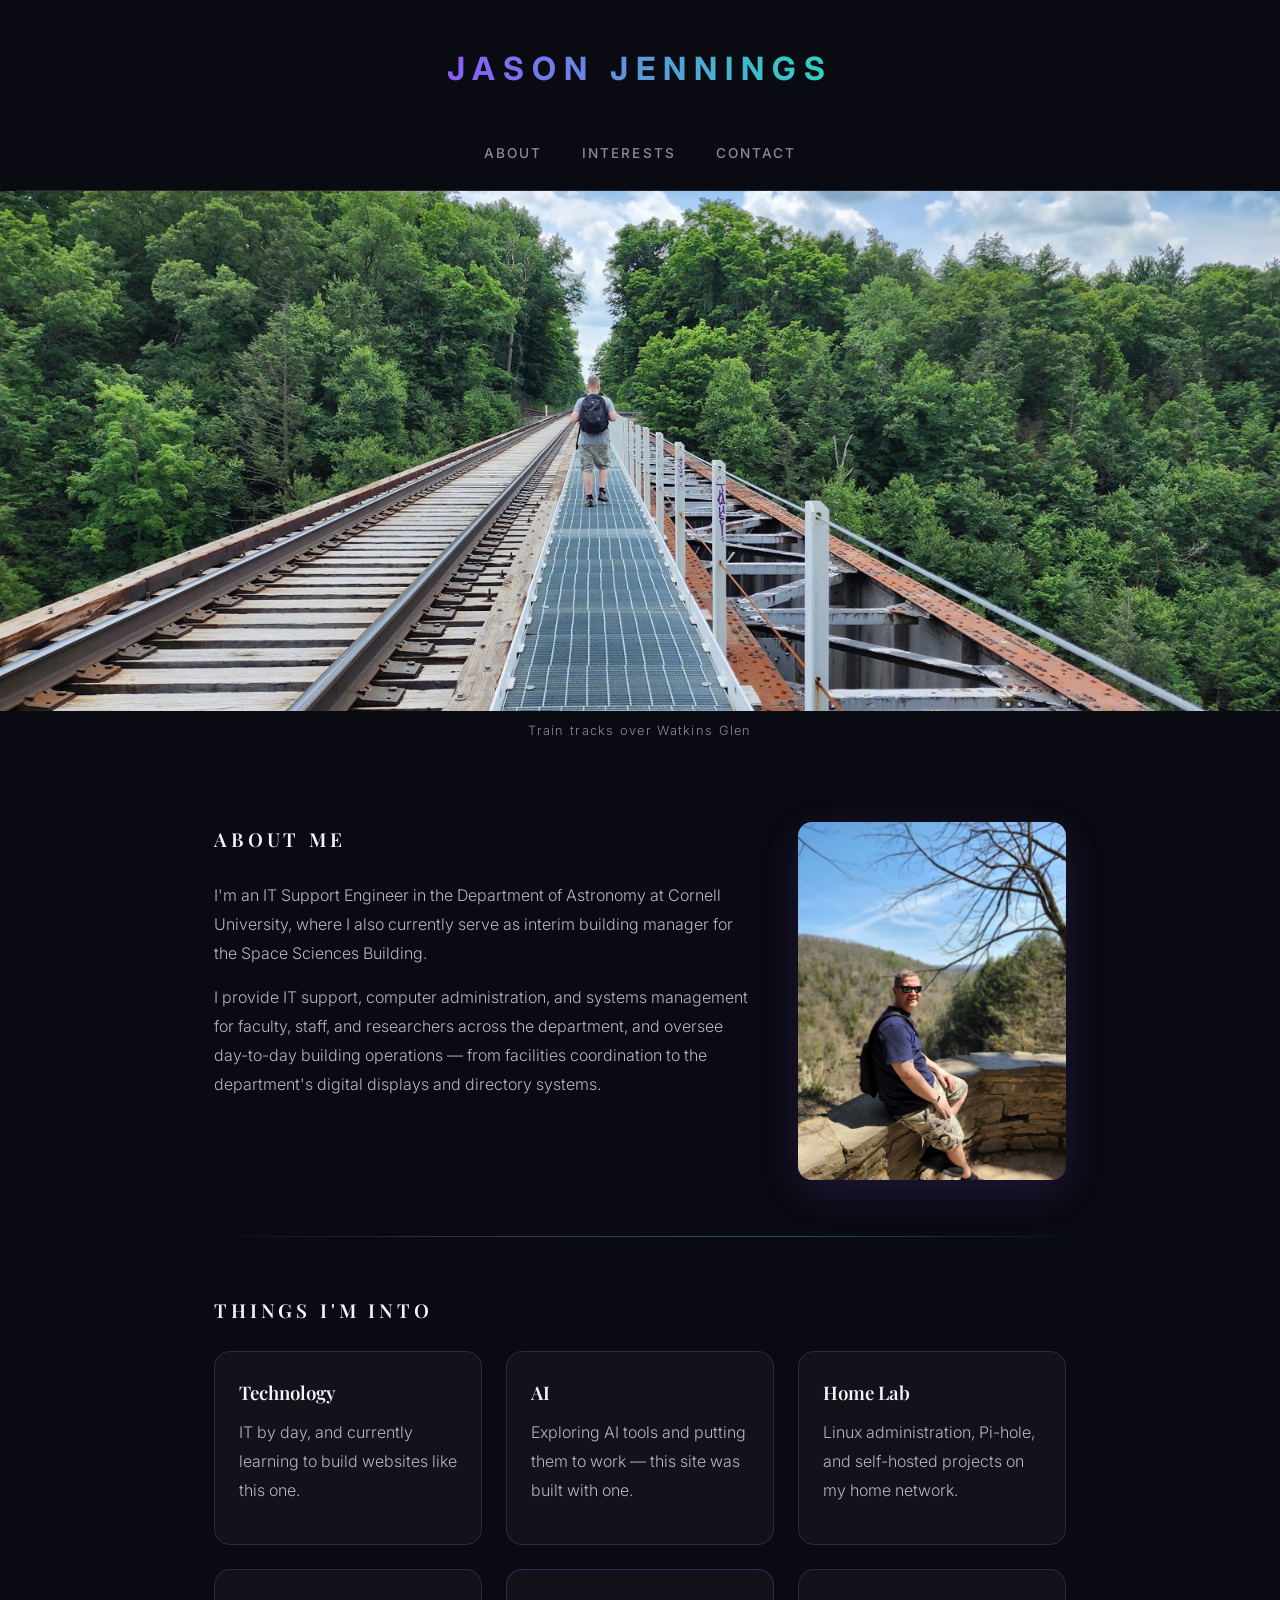
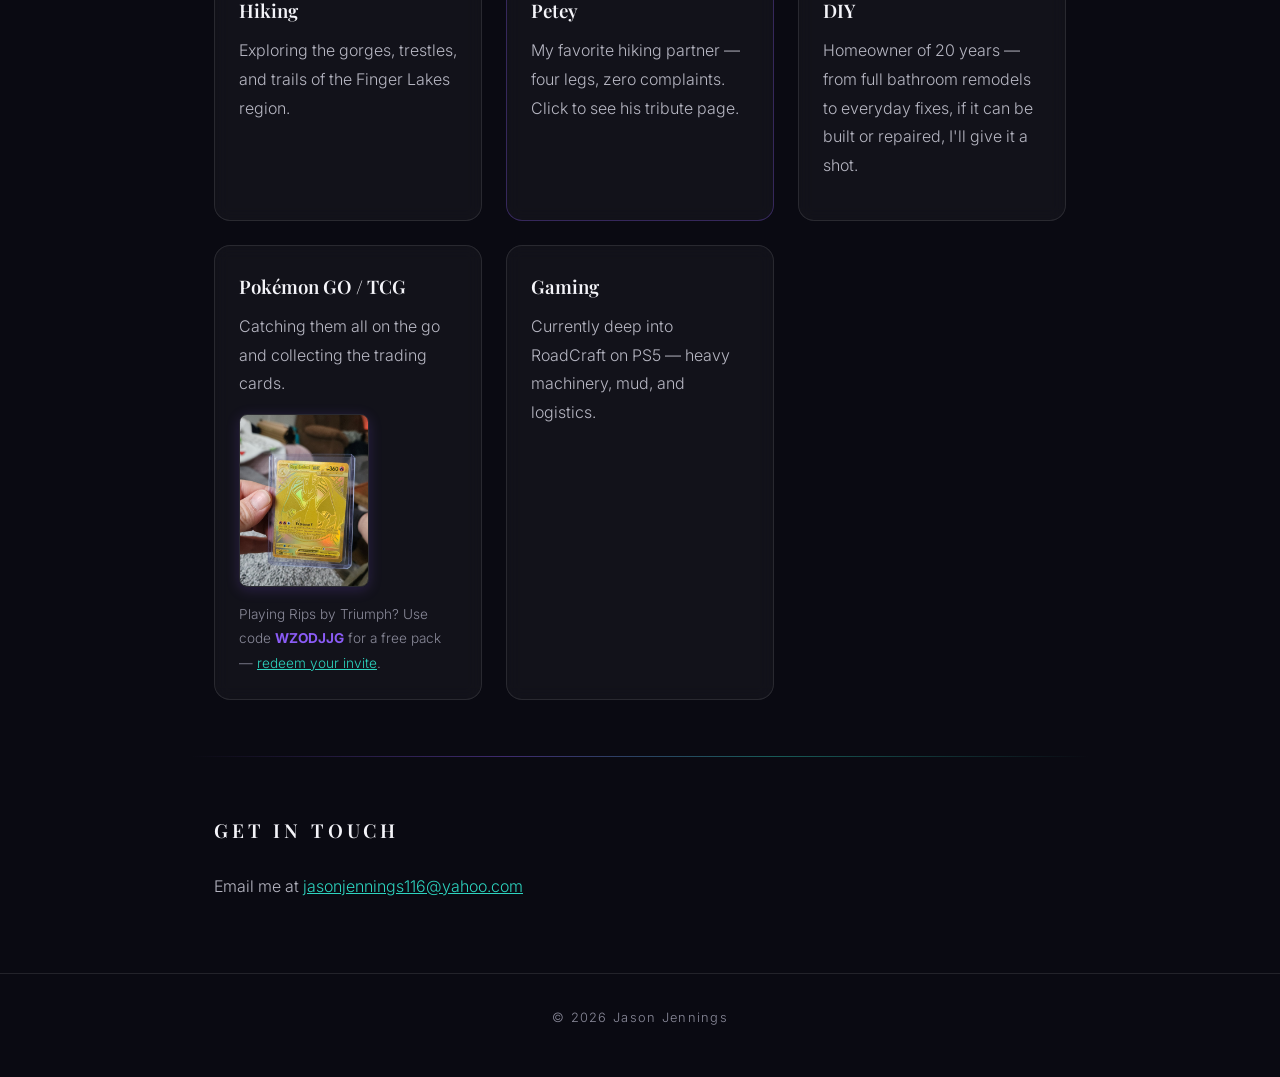
<file: index.html>
<!DOCTYPE html>
<html lang="en">
<head>
  <meta charset="UTF-8">
  <meta name="viewport" content="width=device-width, initial-scale=1.0">
  <title>Jason Jennings</title>
  <link rel="stylesheet" href="style.css?v=4">
</head>
<body>

  <!-- ===== HEADER / NAV ===== -->
  <header>
    <a class="logo" href="#">JASON JENNINGS</a>
    <nav>
      <ul>
        <li><a href="#about">About</a></li>
        <li><a href="#interests">Interests</a></li>
        <li><a href="#contact">Contact</a></li>
      </ul>
    </nav>
  </header>

  <!-- ===== HERO ===== -->
  <!-- To use a real photo: put a file like hero.jpg in this folder and
       swap the div below for:  <img class="hero-img" src="hero.jpg" alt=""> -->
  <section class="hero">
    <img class="hero-img" src="banner.jpg" alt="Walking across a railroad trestle">
    <p class="hero-caption">Train tracks over Watkins Glen</p>
  </section>

  <!-- ===== ABOUT ===== -->
  <section id="about" class="about">
    <div class="about-text">
      <h2>About Me</h2>
      <p>
        I'm an IT Support Engineer in the Department of Astronomy at Cornell
        University, where I also currently serve as interim building manager
        for the Space Sciences Building.
      </p>
      <p>
        I provide IT support, computer administration, and systems management
        for faculty, staff, and researchers across the department, and oversee
        day-to-day building operations &mdash; from facilities coordination to
        the department's digital displays and directory systems.
      </p>
    </div>
    <div class="about-photo">
      <img src="portrait.jpg" alt="Jason at an overlook">
    </div>
  </section>

  <hr class="divider">

  <!-- ===== INTERESTS ===== -->
  <section id="interests">
    <h2>Things I'm Into</h2>
    <div class="cards">
      <div class="card">
        <h3>Technology</h3>
        <p>IT by day, and currently learning to build websites like this one.</p>
      </div>
      <div class="card">
        <h3>AI</h3>
        <p>Exploring AI tools and putting them to work &mdash; this site was built with one.</p>
      </div>
      <div class="card">
        <h3>Home Lab</h3>
        <p>Linux administration, Pi-hole, and self-hosted projects on my home network.</p>
      </div>
      <div class="card">
        <h3>Hiking</h3>
        <p>Exploring the gorges, trestles, and trails of the Finger Lakes region.</p>
      </div>
      <a class="card card-link" href="petey.html">
        <h3>Petey</h3>
        <p>My favorite hiking partner &mdash; four legs, zero complaints. Click to see his tribute page.</p>
      </a>
      <div class="card">
        <h3>DIY</h3>
        <p>Homeowner of 20 years &mdash; from full bathroom remodels to everyday fixes, if it can be built or repaired, I'll give it a shot.</p>
      </div>
      <div class="card">
        <h3>Pok&eacute;mon GO / TCG</h3>
        <p>Catching them all on the go and collecting the trading cards.</p>
        <div class="pokemon-pulls">
          <a href="#lb-charizard" class="gallery-link">
            <img src="pokemon-charizard.jpg" alt="Mega Charizard Y ex gold chase card pull">
          </a>
        </div>
        <p class="pokemon-invite">
          Playing Rips by Triumph? Use code <strong>WZODJJG</strong> for a free pack &mdash;
          <a href="https://rips.onelink.me/Wj0m/wi7qf68q?deep_link_sub1=RJh1lJab3vdd24cB1IiqexlTcea2" target="_blank" rel="noopener">redeem your invite</a>.
        </p>
      </div>
      <div class="card">
        <h3>Gaming</h3>
        <p>Currently deep into RoadCraft on PS5 &mdash; heavy machinery, mud, and logistics.</p>
      </div>
    </div>
  </section>

  <hr class="divider">

  <!-- ===== CONTACT ===== -->
  <section id="contact">
    <h2>Get in Touch</h2>
    <p>Email me at <a href="mailto:jasonjennings116@yahoo.com">jasonjennings116@yahoo.com</a></p>
  </section>

  <!-- ===== FOOTER ===== -->
  <footer>
    <p>&copy; 2026 Jason Jennings</p>
  </footer>

  <!-- Lightboxes for the Pok&eacute;mon card pulls -->
  <div id="lb-charizard" class="lightbox">
    <a href="#" class="lightbox-overlay-close" aria-label="Close"></a>
    <a href="#" class="lightbox-close" aria-label="Close">&times;</a>
    <img src="pokemon-charizard.jpg" alt="Mega Charizard Y ex gold chase card pull">
  </div>

</body>
</html>
</file>
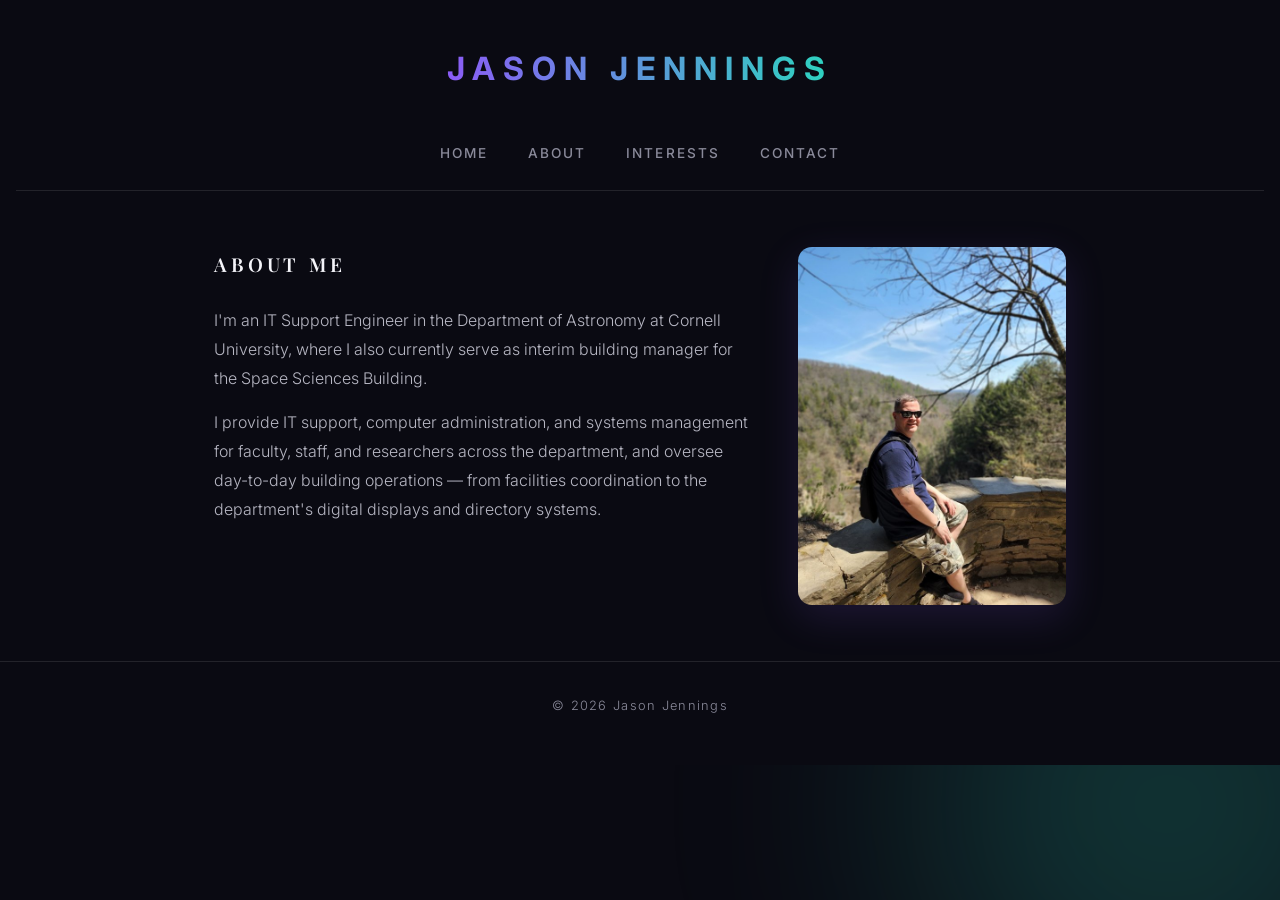
<file: about.html>
<!DOCTYPE html>
<html lang="en">
<head>
  <meta charset="UTF-8">
  <meta name="viewport" content="width=device-width, initial-scale=1.0">
  <title>About | Jason Jennings</title>
  <link rel="stylesheet" href="style.css?v=4">
</head>
<body>

  <!-- ===== HEADER / NAV ===== -->
  <header>
    <a class="logo" href="index.html">JASON JENNINGS</a>
    <nav>
      <ul>
        <li><a href="index.html">Home</a></li>
        <li><a href="about.html">About</a></li>
        <li><a href="interests.html">Interests</a></li>
        <li><a href="contact.html">Contact</a></li>
      </ul>
    </nav>
  </header>

  <!-- ===== ABOUT ===== -->
  <section class="about">
    <div class="about-text">
      <h2>About Me</h2>
      <p>
        I'm an IT Support Engineer in the Department of Astronomy at Cornell
        University, where I also currently serve as interim building manager
        for the Space Sciences Building.
      </p>
      <p>
        I provide IT support, computer administration, and systems management
        for faculty, staff, and researchers across the department, and oversee
        day-to-day building operations &mdash; from facilities coordination to
        the department's digital displays and directory systems.
      </p>
    </div>
    <div class="about-photo">
      <img src="portrait.jpg" alt="Jason at an overlook">
    </div>
  </section>

  <!-- ===== FOOTER ===== -->
  <footer>
    <p>&copy; 2026 Jason Jennings</p>
  </footer>

</body>
</html>
</file>
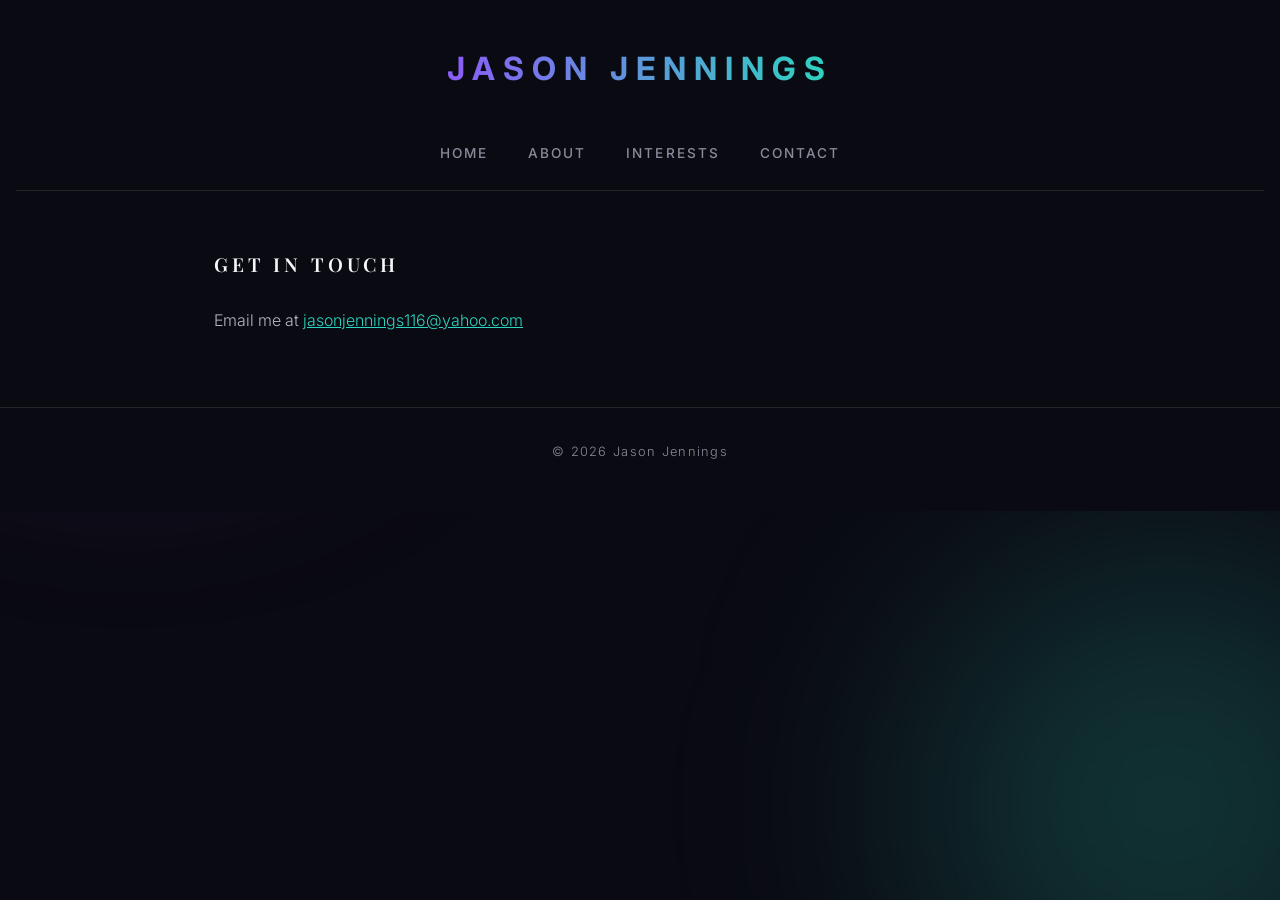
<file: contact.html>
<!DOCTYPE html>
<html lang="en">
<head>
  <meta charset="UTF-8">
  <meta name="viewport" content="width=device-width, initial-scale=1.0">
  <title>Contact | Jason Jennings</title>
  <link rel="stylesheet" href="style.css?v=4">
</head>
<body>

  <!-- ===== HEADER / NAV ===== -->
  <header>
    <a class="logo" href="index.html">JASON JENNINGS</a>
    <nav>
      <ul>
        <li><a href="index.html">Home</a></li>
        <li><a href="about.html">About</a></li>
        <li><a href="interests.html">Interests</a></li>
        <li><a href="contact.html">Contact</a></li>
      </ul>
    </nav>
  </header>

  <!-- ===== CONTACT ===== -->
  <section>
    <h2>Get in Touch</h2>
    <p>Email me at <a href="mailto:jasonjennings116@yahoo.com">jasonjennings116@yahoo.com</a></p>
  </section>

  <!-- ===== FOOTER ===== -->
  <footer>
    <p>&copy; 2026 Jason Jennings</p>
  </footer>

</body>
</html>
</file>
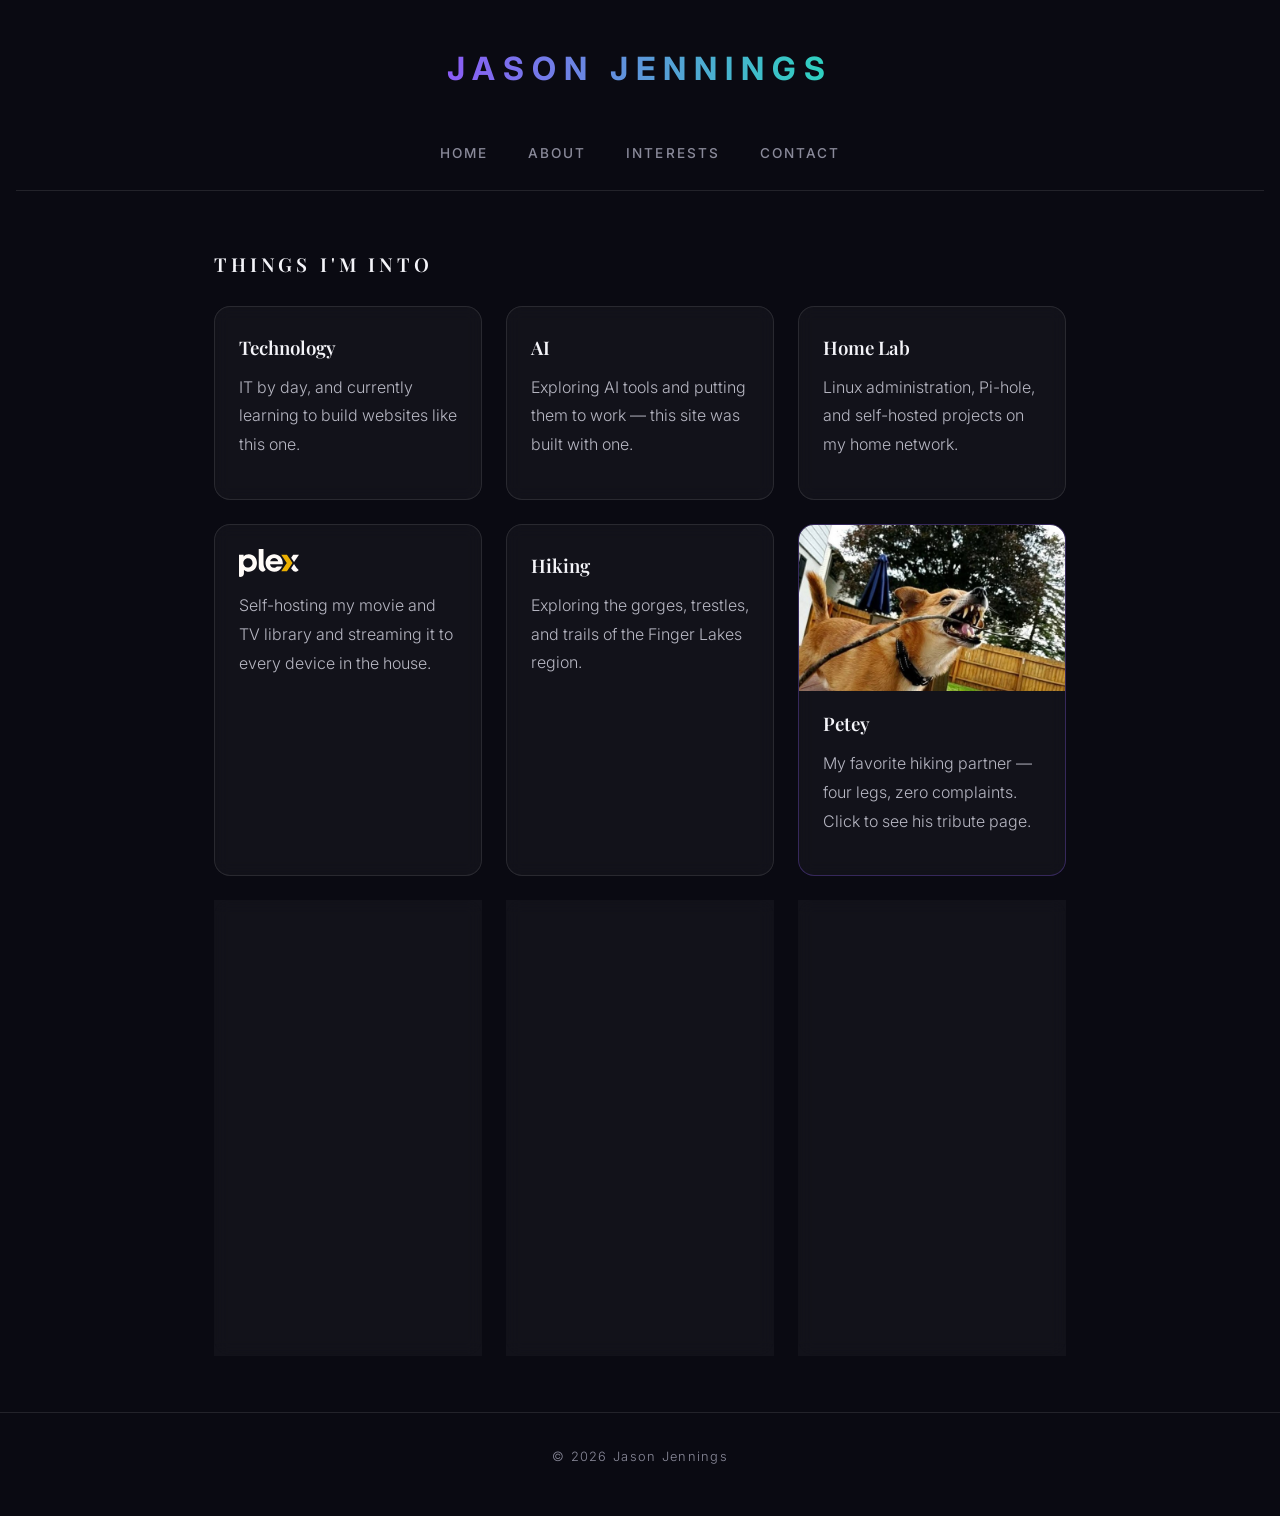
<file: interests.html>
<!DOCTYPE html>
<html lang="en">
<head>
  <meta charset="UTF-8">
  <meta name="viewport" content="width=device-width, initial-scale=1.0">
  <title>Interests | Jason Jennings</title>
  <link rel="stylesheet" href="style.css?v=6">
</head>
<body>

  <!-- ===== HEADER / NAV ===== -->
  <header>
    <a class="logo" href="index.html">JASON JENNINGS</a>
    <nav>
      <ul>
        <li><a href="index.html">Home</a></li>
        <li><a href="about.html">About</a></li>
        <li><a href="interests.html">Interests</a></li>
        <li><a href="contact.html">Contact</a></li>
      </ul>
    </nav>
  </header>

  <!-- ===== INTERESTS ===== -->
  <section>
    <h2>Things I'm Into</h2>
    <div class="cards">
      <div class="card">
        <h3>Technology</h3>
        <p>IT by day, and currently learning to build websites like this one.</p>
      </div>
      <div class="card">
        <h3>AI</h3>
        <p>Exploring AI tools and putting them to work &mdash; this site was built with one.</p>
      </div>
      <div class="card">
        <h3>Home Lab</h3>
        <p>Linux administration, Pi-hole, and self-hosted projects on my home network.</p>
      </div>
      <div class="card">
        <img class="card-logo" src="plex-logo.svg" alt="Plex">
        <p>Self-hosting my movie and TV library and streaming it to every device in the house.</p>
      </div>
      <div class="card">
        <h3>Hiking</h3>
        <p>Exploring the gorges, trestles, and trails of the Finger Lakes region.</p>
      </div>
      <a class="card card-link" href="petey.html">
        <img class="card-cover" src="petey-cover.jpg" alt="Petey chomping on a stick">
        <h3>Petey</h3>
        <p>My favorite hiking partner &mdash; four legs, zero complaints. Click to see his tribute page.</p>
      </a>
      <div class="card">
        <h3>DIY</h3>
        <p>Homeowner of 20 years &mdash; from full bathroom remodels to everyday fixes, if it can be built or repaired, I'll give it a shot.</p>
      </div>
      <div class="card">
        <h3>Pok&eacute;mon GO / TCG</h3>
        <p>Catching them all on the go and collecting the trading cards.</p>
        <div class="pokemon-pulls">
          <a href="#lb-charizard" class="gallery-link">
            <img src="pokemon-charizard.jpg" alt="Mega Charizard Y ex gold chase card pull">
          </a>
        </div>
        <p class="pokemon-invite">
          Playing Rips by Triumph? Use code <strong>WZODJJG</strong> for a free pack &mdash;
          <a href="https://rips.onelink.me/Wj0m/wi7qf68q?deep_link_sub1=RJh1lJab3vdd24cB1IiqexlTcea2" target="_blank" rel="noopener">redeem your invite</a>.
        </p>
      </div>
      <div class="card">
        <h3>Gaming</h3>
        <p>Currently deep into RoadCraft on PS5 &mdash; heavy machinery, mud, and logistics.</p>
      </div>
    </div>
  </section>

  <!-- ===== FOOTER ===== -->
  <footer>
    <p>&copy; 2026 Jason Jennings</p>
  </footer>

  <!-- Lightboxes for the Pok&eacute;mon card pulls -->
  <div id="lb-charizard" class="lightbox">
    <a href="#" class="lightbox-overlay-close" aria-label="Close"></a>
    <a href="#" class="lightbox-close" aria-label="Close">&times;</a>
    <img src="pokemon-charizard.jpg" alt="Mega Charizard Y ex gold chase card pull">
  </div>

</body>
</html>
</file>
<file: style.css>
@import url('https://fonts.googleapis.com/css2?family=Playfair+Display:wght@600;700;800&family=Inter:wght@300;400;500;600;700&display=swap');

/* ============================================
   style.css — dark, gradient-glow portfolio look
   ============================================ */

:root {
  --bg: #0a0a12;             /* page background */
  --text: #b7b7c3;           /* main text */
  --heading: #f4f4f9;        /* headings */
  --muted: #8a8a9a;          /* secondary / caption text */
  --accent: #2dd4bf;         /* links, teal accent */
  --accent-purple: #8b5cf6;
  --accent-teal: #2dd4bf;
  --accent-gradient: linear-gradient(90deg, #8b5cf6, #2dd4bf);
  --light: rgba(255, 255, 255, 0.035);  /* card / placeholder background */
  --border: rgba(255, 255, 255, 0.1);
  --card-border-hover: rgba(139, 92, 246, 0.5);
}

* {
  margin: 0;
  padding: 0;
  box-sizing: border-box;
}

html {
  background: var(--bg);
}

body {
  font-family: 'Inter', "Helvetica Neue", Arial, sans-serif;
  font-weight: 300;
  background: var(--bg);
  color: var(--text);
  line-height: 1.8;
  position: relative;
  overflow-x: hidden;
}

/* soft glowing gradient blobs, fixed behind all page content */
body::before,
body::after {
  content: "";
  position: fixed;
  width: 32rem;
  height: 32rem;
  border-radius: 50%;
  filter: blur(120px);
  z-index: -1;
  pointer-events: none;
}

body::before {
  top: -8rem;
  left: -8rem;
  background: rgba(139, 92, 246, 0.28);
}

body::after {
  bottom: -10rem;
  right: -9rem;
  background: rgba(45, 212, 191, 0.2);
}

h1, h2, h3 {
  font-family: 'Playfair Display', Georgia, serif;
}

/* ===== HEADER: name centered, nav below ===== */
header {
  text-align: center;
  padding: 2.5rem 1rem 0;
}

.logo {
  font-size: 2rem;
  font-weight: 700;
  letter-spacing: 0.25em;
  text-decoration: none;
  display: inline-block;
  background: var(--accent-gradient);
  -webkit-background-clip: text;
  background-clip: text;
  -webkit-text-fill-color: transparent;
}

nav ul {
  display: flex;
  justify-content: center;
  gap: 2.5rem;
  list-style: none;
  padding: 1.5rem 0;
  border-bottom: 1px solid var(--border);
  margin-top: 1rem;
}

nav ul a {
  color: var(--muted);
  text-decoration: none;
  font-size: 0.85rem;
  font-weight: 500;
  text-transform: uppercase;
  letter-spacing: 0.15em;
  transition: color 0.2s ease;
}

nav ul a:hover {
  color: var(--accent-teal);
}

/* ===== HERO (full-width, edge to edge) ===== */
.hero {
  text-align: center;
  max-width: none;
  padding: 0;
}

.hero-placeholder {
  height: 420px;
  background: var(--light);
  display: flex;
  align-items: center;
  justify-content: center;
  color: var(--muted);
  font-style: italic;
}

.hero-img {
  width: 100%;
  height: 520px;
  object-fit: cover;
  display: block;
}

.hero-caption {
  font-size: 0.8rem;
  color: var(--muted);
  padding: 0.5rem;
  letter-spacing: 0.1em;
}

/* ===== SECTIONS ===== */
section {
  max-width: 900px;
  margin: 0 auto;
  padding: 3.5rem 1.5rem;
}

h2 {
  color: var(--heading);
  font-weight: 600;
  text-transform: uppercase;
  letter-spacing: 0.2em;
  font-size: 1.2rem;
  margin-bottom: 1.5rem;
}

h3 {
  font-weight: 600;
  color: var(--heading);
  margin-bottom: 0.5rem;
}

p {
  margin-bottom: 1rem;
}

a {
  color: var(--accent);
}

.divider {
  border: none;
  height: 1px;
  max-width: 900px;
  margin: 0 auto;
  background: linear-gradient(90deg, transparent, var(--accent-purple) 35%, var(--accent-teal) 65%, transparent);
  opacity: 0.4;
}

/* ===== ABOUT (text + photo side by side) ===== */
.about {
  display: grid;
  grid-template-columns: 2fr 1fr;
  gap: 3rem;
  align-items: start;
}

.photo-placeholder {
  background: var(--light);
  height: 280px;
  display: flex;
  align-items: center;
  justify-content: center;
  color: var(--muted);
  font-style: italic;
}

.about-photo img {
  width: 100%;
  display: block;
  border-radius: 14px;
  box-shadow: 0 12px 40px rgba(139, 92, 246, 0.15);
}

/* Stack on phones */
@media (max-width: 700px) {
  .about {
    grid-template-columns: 1fr;
  }
  nav ul {
    flex-wrap: wrap;
    gap: 1rem;
  }
  .hero-img {
    height: 300px;
  }
}

/* ===== CARDS ===== */
.cards {
  display: grid;
  grid-template-columns: repeat(auto-fit, minmax(220px, 1fr));
  gap: 1.5rem;
}

.card {
  background: var(--light);
  border: 1px solid var(--border);
  border-radius: 16px;
  padding: 1.5rem;
  backdrop-filter: blur(8px);
  overflow: hidden;
  transition: transform 0.25s ease, border-color 0.25s ease, box-shadow 0.25s ease;
}

.card-cover {
  display: block;
  width: calc(100% + 3rem);
  aspect-ratio: 16 / 10;
  object-fit: cover;
  object-position: center 30%;
  margin: -1.5rem -1.5rem 1rem;
}

.card:hover {
  transform: translateY(-3px);
  border-color: var(--card-border-hover);
  box-shadow: 0 10px 30px rgba(139, 92, 246, 0.15);
}

/* ===== CLICKABLE CARD ===== */
.card-link {
  display: block;
  text-decoration: none;
  color: var(--text);
  border-color: rgba(139, 92, 246, 0.3);
  transition: box-shadow 0.25s ease, transform 0.25s ease, border-color 0.25s ease;
}

.card-logo {
  height: 28px;
  width: auto;
  display: block;
  margin-bottom: 0.9rem;
}

.card-link:hover {
  transform: translateY(-3px);
  border-color: var(--card-border-hover);
  box-shadow: 0 10px 30px rgba(45, 212, 191, 0.18);
}

/* Pokemon card pulls: small thumbnail(s) inside the card */
.pokemon-pulls {
  display: flex;
  gap: 0.6rem;
  margin: 0.9rem 0;
}

.pokemon-pulls a {
  width: 130px;
  display: block;
  cursor: zoom-in;
}

.pokemon-pulls img {
  width: 100%;
  display: block;
  aspect-ratio: 3 / 4;
  object-fit: cover;
  border-radius: 8px;
  border: 1px solid var(--border);
  box-shadow: 0 3px 14px rgba(139, 92, 246, 0.2);
  transition: transform 0.25s ease;
}

.pokemon-pulls img:hover {
  transform: scale(1.03);
}

.pokemon-invite {
  font-size: 0.85rem;
  color: var(--muted);
  margin-bottom: 0;
}

.pokemon-invite strong {
  color: var(--accent-purple);
}

/* ===== PETEY TRIBUTE PAGE ===== */
.tribute-intro {
  text-align: center;
  padding-bottom: 1rem;
}

.tribute-intro h1 {
  font-weight: 700;
  font-size: 3rem;
  letter-spacing: 0.3em;
  text-transform: uppercase;
  margin-bottom: 1.5rem;
  background: var(--accent-gradient);
  -webkit-background-clip: text;
  background-clip: text;
  -webkit-text-fill-color: transparent;
  display: inline-block;
}

.tribute-line {
  color: var(--muted);
  font-style: italic;
  font-size: 1.05rem;
  letter-spacing: 0.03em;
}

/* small ornamental divider: line - dot - line */
.tribute-divider {
  display: flex;
  align-items: center;
  justify-content: center;
  gap: 0.75rem;
  margin: 0 auto 1.5rem;
  max-width: 220px;
}

.tribute-divider span {
  flex: 1;
  height: 1px;
  background: var(--border);
}

.tribute-divider i {
  width: 6px;
  height: 6px;
  border-radius: 50%;
  background: var(--accent-gradient);
  display: inline-block;
}

/* Wider container just for the tribute page so the bigger photos
   have room to breathe (overrides the site-wide 900px section cap) */
.tribute-intro,
.tribute-story,
.tribute-hero,
.tribute-gallery,
.tribute-outro {
  max-width: 1300px;
}

/* His story: full shelter listing screenshot, stacked above the text
   since it's a tall image and we're showing the whole thing */
.tribute-story {
  display: flex;
  flex-direction: column;
  align-items: center;
  gap: 1.5rem;
  max-width: 500px;
  margin: 0 auto;
  padding: 1.5rem 1.5rem 3rem;
  text-align: center;
}

.tribute-story img {
  width: 100%;
  max-width: 300px;
  height: auto;
  display: block;
  border-radius: 10px;
  box-shadow: 0 8px 30px rgba(139, 92, 246, 0.2);
  cursor: zoom-in;
}

.tribute-story p {
  color: var(--text);
  font-size: 0.95rem;
  margin-bottom: 0;
}

.tribute-story .story-caption {
  font-style: italic;
  font-weight: 500;
  color: var(--heading);
  font-size: 1.05rem;
  margin-bottom: 0.4rem;
}

@media (max-width: 550px) {
  .tribute-story {
    flex-direction: column;
    text-align: center;
  }
}

/* Featured hero photo */
.tribute-hero {
  text-align: center;
  padding-top: 0.5rem;
  padding-bottom: 3rem;
}

.tribute-hero img {
  width: min(680px, 92%);
  aspect-ratio: 3 / 4;
  object-fit: cover;
  object-position: center 55%;
  border-radius: 14px;
  box-shadow: 0 20px 50px rgba(139, 92, 246, 0.25);
  cursor: zoom-in;
  transition: transform 0.3s ease;
}

.tribute-hero img:hover {
  transform: scale(1.015);
}

.tribute-hero figcaption {
  margin-top: 1.2rem;
  font-style: italic;
  color: var(--muted);
  font-size: 1rem;
  letter-spacing: 0.02em;
}

/* Angel photo: same hero treatment, just smaller */
.tribute-hero-angel img {
  width: min(480px, 75%);
  box-shadow: 0 20px 50px rgba(45, 212, 191, 0.2);
}

/* Masonry-style gallery using CSS columns so photos of different
   shapes sit at different heights, like a real photo wall */
.tribute-gallery {
  column-count: 2;
  column-gap: 2rem;
}

@media (min-width: 700px) {
  .tribute-gallery {
    column-count: 3;
  }
}

@media (min-width: 1100px) {
  .tribute-gallery {
    column-count: 3;
  }
}

.tribute-gallery figure {
  break-inside: avoid;
  margin: 0 0 2rem;
  background: var(--light);
  border: 1px solid var(--border);
  border-radius: 12px;
  overflow: hidden;
  box-shadow: 0 3px 14px rgba(0, 0, 0, 0.25);
  transition: box-shadow 0.25s ease, transform 0.25s ease, border-color 0.25s ease;
}

.tribute-gallery figure:hover {
  box-shadow: 0 10px 28px rgba(139, 92, 246, 0.2);
  border-color: var(--card-border-hover);
  transform: translateY(-2px);
}

.tribute-gallery .gallery-link {
  display: block;
  cursor: zoom-in;
}

.tribute-gallery img {
  width: 100%;
  display: block;
  aspect-ratio: 4 / 3;
  object-fit: cover;
  object-position: center 30%;
  transition: transform 0.5s ease;
}

.tribute-gallery figure.tall img {
  aspect-ratio: 3 / 4;
}

.tribute-gallery figure:hover img {
  transform: scale(1.04);
}

.tribute-gallery figcaption {
  font-size: 0.85rem;
  color: var(--muted);
  font-style: italic;
  text-align: center;
  padding: 0.9rem 1.1rem 1.2rem;
  letter-spacing: 0.02em;
}

/* Video cards sit inside the same masonry grid as the photos, sized
   and cropped the same way (tall vs default) so the whole gallery
   reads as one consistent grid instead of a mismatched section. */
.tribute-gallery video {
  width: 100%;
  display: block;
  aspect-ratio: 4 / 3;
  object-fit: cover;
  background: #000;
}

.tribute-gallery figure.tall video {
  aspect-ratio: 3 / 4;
}

.tribute-outro {
  text-align: center;
  padding-top: 2.5rem;
}

.tribute-outro p:first-of-type {
  font-style: italic;
  color: var(--muted);
  margin-bottom: 0.75rem;
}

@media (max-width: 500px) {
  .tribute-gallery {
    column-count: 1;
  }
}

/* ===== Pure-CSS lightbox: click a photo, it opens full screen ===== */
.lightbox {
  position: fixed;
  inset: 0;
  background: rgba(5, 5, 10, 0.96);
  display: flex;
  align-items: center;
  justify-content: center;
  opacity: 0;
  visibility: hidden;
  transition: opacity 0.25s ease;
  z-index: 1000;
  padding: 2rem;
}

.lightbox:target {
  opacity: 1;
  visibility: visible;
}

.lightbox-overlay-close {
  position: absolute;
  inset: 0;
}

.lightbox img {
  position: relative;
  max-width: 92vw;
  max-height: 88vh;
  width: auto;
  height: auto;
  object-fit: contain;
  border-radius: 6px;
  box-shadow: 0 10px 60px rgba(0, 0, 0, 0.7);
}

.lightbox-close {
  position: absolute;
  top: 1.25rem;
  right: 1.75rem;
  color: #fff;
  font-size: 2.25rem;
  line-height: 1;
  text-decoration: none;
  opacity: 0.75;
  z-index: 2;
  transition: color 0.2s ease, opacity 0.2s ease;
}

.lightbox-close:hover {
  opacity: 1;
  color: var(--accent-teal);
}

/* ===== FOOTER ===== */
footer {
  text-align: center;
  padding: 2rem;
  border-top: 1px solid var(--border);
  font-size: 0.8rem;
  color: var(--muted);
  letter-spacing: 0.1em;
}
</file>
